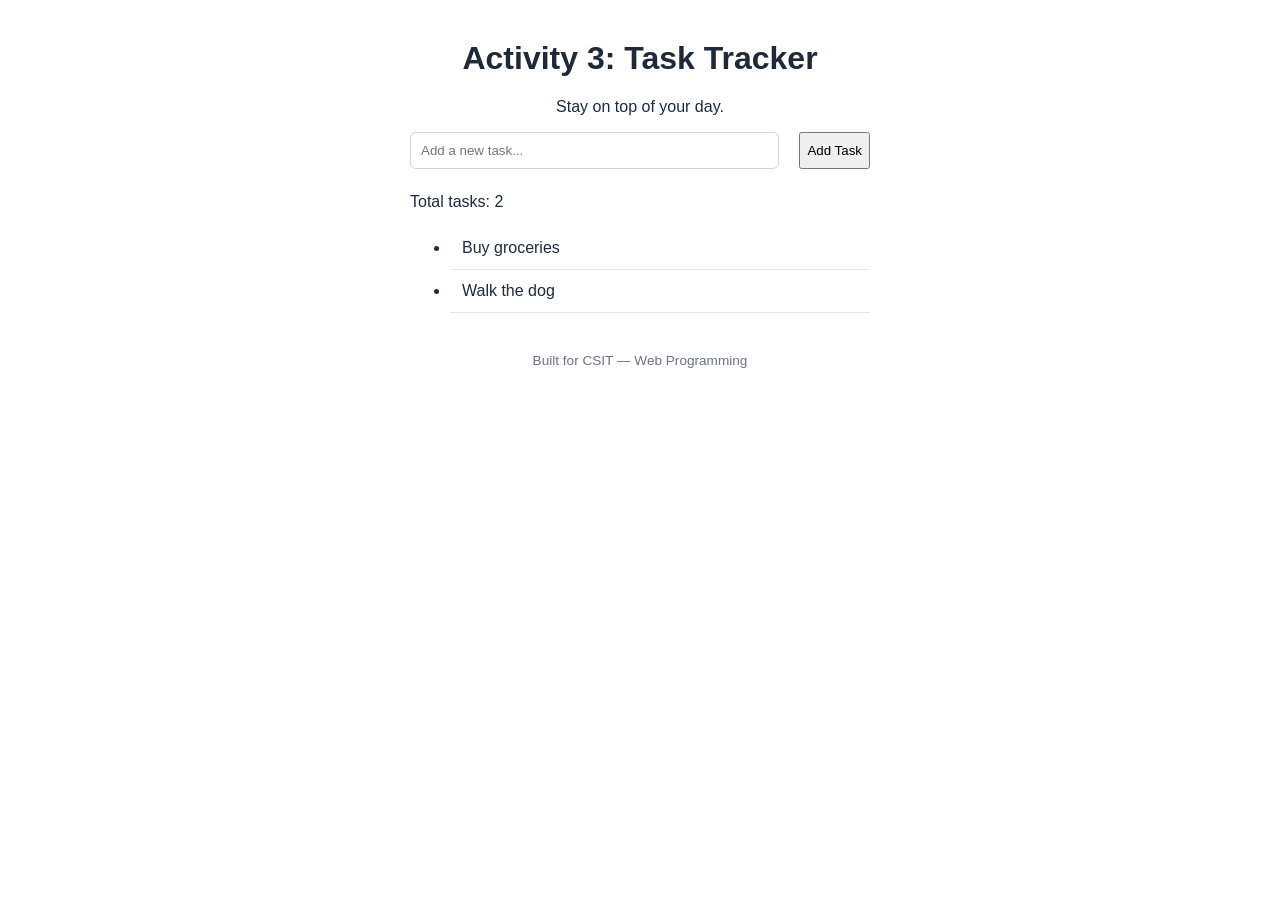
<file: Activity #3/index.html>
<!DOCTYPE html>
<html lang="en">
<head>
  <meta charset="UTF-8">
  <meta name="viewport" content="width=device-width, initial-scale=1.0">
  <title>Task Tracker</title>
  <link rel="stylesheet" href="style.css">
</head>
<body>

  <header class="headerr" style="text-align: center;">
    <h1>Activity 3: Task Tracker</h1>
    <p>Stay on top of your day.</p>
  </header>

  <main>
    <section class="task-form">
      <input type="text" id="taskInput" placeholder="Add a new task...">
      <button id="addBtn" class="btn-Primary">Add Task</button>
    </section>

    <section>
      <p>Total tasks: <span id="taskCount">2</span></p>
      <ul id="tasklist">
        <li class="task">Buy groceries</li>
        <li class="task">Walk the dog</li>
      </ul>
    </section>
  </main>

  <footer class="footer">
    <p>Built for CSIT &mdash; Web Programming</p>
  </footer>

  <script src="javascript.js"></script>
</body>
</html>
</file>
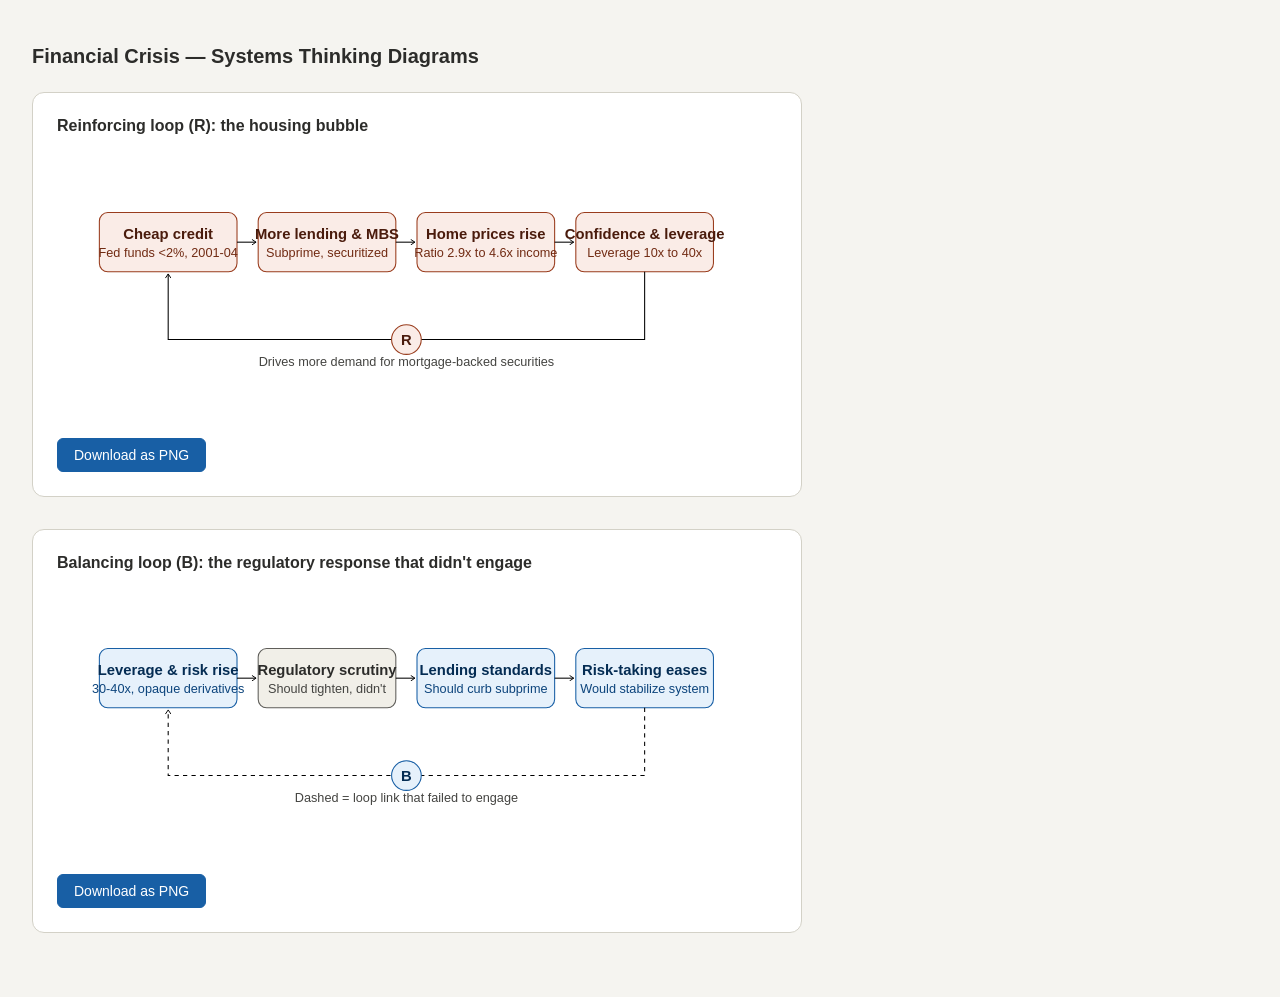
<file: Case 03.html>
<!DOCTYPE html>
<html lang="en">
<head>
<meta charset="UTF-8">
<title>Financial Crisis — Causal Loops</title>
<style>
  body { font-family: Arial, Helvetica, sans-serif; background: #f5f4f0; margin: 0; padding: 32px; color: #2c2c2a; }
  h1 { font-size: 20px; font-weight: 600; margin-bottom: 24px; }
  .card { background: #ffffff; border: 1px solid #d3d1c7; border-radius: 12px; padding: 24px; margin-bottom: 32px; max-width: 720px; }
  h2 { font-size: 16px; font-weight: 600; margin-top: 0; }
  svg { width: 100%; height: auto; display: block; background: #ffffff; }
  button { margin-top: 14px; padding: 8px 16px; font-size: 14px; border-radius: 6px; border: 1px solid #185fa5; background: #185fa5; color: #fff; cursor: pointer; }
  button:hover { background: #0c447c; }
</style>
</head>
<body>

<h1>Financial Crisis — Systems Thinking Diagrams</h1>

<div class="card">
  <h2>Reinforcing loop (R): the housing bubble</h2>
  <svg id="svg-r" viewBox="0 0 680 260" xmlns="http://www.w3.org/2000/svg">
    <defs>
      <marker id="arrow-r" viewBox="0 0 10 10" refX="8" refY="5" markerWidth="6" markerHeight="6" orient="auto-start-reverse">
        <path d="M2 1L8 5L2 9" fill="none" stroke="#000000" stroke-width="1.5" stroke-linecap="round" stroke-linejoin="round"/>
      </marker>
    </defs>

    <rect x="40" y="60" width="130" height="56" rx="8" fill="#FAECE7" stroke="#993C1D" stroke-width="1"/>
    <text x="105" y="80" text-anchor="middle" dominant-baseline="central" font-size="14" font-weight="600" fill="#4A1B0C">Cheap credit</text>
    <text x="105" y="98" text-anchor="middle" dominant-baseline="central" font-size="12" fill="#712B13">Fed funds &lt;2%, 2001-04</text>

    <rect x="190" y="60" width="130" height="56" rx="8" fill="#FAECE7" stroke="#993C1D" stroke-width="1"/>
    <text x="255" y="80" text-anchor="middle" dominant-baseline="central" font-size="14" font-weight="600" fill="#4A1B0C">More lending &amp; MBS</text>
    <text x="255" y="98" text-anchor="middle" dominant-baseline="central" font-size="12" fill="#712B13">Subprime, securitized</text>

    <rect x="340" y="60" width="130" height="56" rx="8" fill="#FAECE7" stroke="#993C1D" stroke-width="1"/>
    <text x="405" y="80" text-anchor="middle" dominant-baseline="central" font-size="14" font-weight="600" fill="#4A1B0C">Home prices rise</text>
    <text x="405" y="98" text-anchor="middle" dominant-baseline="central" font-size="12" fill="#712B13">Ratio 2.9x to 4.6x income</text>

    <rect x="490" y="60" width="130" height="56" rx="8" fill="#FAECE7" stroke="#993C1D" stroke-width="1"/>
    <text x="555" y="80" text-anchor="middle" dominant-baseline="central" font-size="14" font-weight="600" fill="#4A1B0C">Confidence &amp; leverage</text>
    <text x="555" y="98" text-anchor="middle" dominant-baseline="central" font-size="12" fill="#712B13">Leverage 10x to 40x</text>

    <line x1="170" y1="88" x2="188" y2="88" stroke="#000000" stroke-width="1" marker-end="url(#arrow-r)"/>
    <line x1="320" y1="88" x2="338" y2="88" stroke="#000000" stroke-width="1" marker-end="url(#arrow-r)"/>
    <line x1="470" y1="88" x2="488" y2="88" stroke="#000000" stroke-width="1" marker-end="url(#arrow-r)"/>

    <path d="M555 116 L555 180 L105 180 L105 118" fill="none" stroke="#000000" stroke-width="1" marker-end="url(#arrow-r)"/>
    <circle cx="330" cy="180" r="14" fill="#FAECE7" stroke="#993C1D" stroke-width="1"/>
    <text x="330" y="180" text-anchor="middle" dominant-baseline="central" font-size="14" font-weight="600" fill="#4A1B0C">R</text>
    <text x="330" y="205" text-anchor="middle" font-size="12" fill="#444441">Drives more demand for mortgage-backed securities</text>
  </svg>
  <button onclick="downloadPNG('svg-r','reinforcing_loop.png')">Download as PNG</button>
</div>

<div class="card">
  <h2>Balancing loop (B): the regulatory response that didn't engage</h2>
  <svg id="svg-b" viewBox="0 0 680 260" xmlns="http://www.w3.org/2000/svg">
    <defs>
      <marker id="arrow-b" viewBox="0 0 10 10" refX="8" refY="5" markerWidth="6" markerHeight="6" orient="auto-start-reverse">
        <path d="M2 1L8 5L2 9" fill="none" stroke="#000000" stroke-width="1.5" stroke-linecap="round" stroke-linejoin="round"/>
      </marker>
    </defs>

    <rect x="40" y="60" width="130" height="56" rx="8" fill="#E6F1FB" stroke="#185FA5" stroke-width="1"/>
    <text x="105" y="80" text-anchor="middle" dominant-baseline="central" font-size="14" font-weight="600" fill="#042C53">Leverage &amp; risk rise</text>
    <text x="105" y="98" text-anchor="middle" dominant-baseline="central" font-size="12" fill="#0C447C">30-40x, opaque derivatives</text>

    <rect x="190" y="60" width="130" height="56" rx="8" fill="#F1EFE8" stroke="#5F5E5A" stroke-width="1"/>
    <text x="255" y="80" text-anchor="middle" dominant-baseline="central" font-size="14" font-weight="600" fill="#2C2C2A">Regulatory scrutiny</text>
    <text x="255" y="98" text-anchor="middle" dominant-baseline="central" font-size="12" fill="#444441">Should tighten, didn't</text>

    <rect x="340" y="60" width="130" height="56" rx="8" fill="#E6F1FB" stroke="#185FA5" stroke-width="1"/>
    <text x="405" y="80" text-anchor="middle" dominant-baseline="central" font-size="14" font-weight="600" fill="#042C53">Lending standards</text>
    <text x="405" y="98" text-anchor="middle" dominant-baseline="central" font-size="12" fill="#0C447C">Should curb subprime</text>

    <rect x="490" y="60" width="130" height="56" rx="8" fill="#E6F1FB" stroke="#185FA5" stroke-width="1"/>
    <text x="555" y="80" text-anchor="middle" dominant-baseline="central" font-size="14" font-weight="600" fill="#042C53">Risk-taking eases</text>
    <text x="555" y="98" text-anchor="middle" dominant-baseline="central" font-size="12" fill="#0C447C">Would stabilize system</text>

    <line x1="170" y1="88" x2="188" y2="88" stroke="#000000" stroke-width="1" marker-end="url(#arrow-b)"/>
    <line x1="320" y1="88" x2="338" y2="88" stroke="#000000" stroke-width="1" marker-end="url(#arrow-b)"/>
    <line x1="470" y1="88" x2="488" y2="88" stroke="#000000" stroke-width="1" marker-end="url(#arrow-b)"/>

    <path d="M555 116 L555 180 L105 180 L105 118" fill="none" stroke="#000000" stroke-width="1" stroke-dasharray="4 4" marker-end="url(#arrow-b)"/>
    <circle cx="330" cy="180" r="14" fill="#E6F1FB" stroke="#185FA5" stroke-width="1"/>
    <text x="330" y="180" text-anchor="middle" dominant-baseline="central" font-size="14" font-weight="600" fill="#042C53">B</text>
    <text x="330" y="205" text-anchor="middle" font-size="12" fill="#444441">Dashed = loop link that failed to engage</text>
  </svg>
  <button onclick="downloadPNG('svg-b','balancing_loop.png')">Download as PNG</button>
</div>

<script>
function downloadPNG(svgId, filename) {
  const svgEl = document.getElementById(svgId);
  const serializer = new XMLSerializer();
  let svgString = serializer.serializeToString(svgEl);
  if (!svgString.match(/^<svg[^>]+xmlns="http:\/\/www\.w3\.org\/2000\/svg"/)) {
    svgString = svgString.replace('<svg', '<svg xmlns="http://www.w3.org/2000/svg"');
  }
  const svgBlob = new Blob([svgString], { type: 'image/svg+xml;charset=utf-8' });
  const url = URL.createObjectURL(svgBlob);
  const img = new Image();
  img.onload = function () {
    const scale = 2; // higher-res export
    const canvas = document.createElement('canvas');
    canvas.width = 680 * scale;
    canvas.height = 260 * scale;
    const ctx = canvas.getContext('2d');
    ctx.fillStyle = '#ffffff';
    ctx.fillRect(0, 0, canvas.width, canvas.height);
    ctx.scale(scale, scale);
    ctx.drawImage(img, 0, 0, 680, 260);
    URL.revokeObjectURL(url);
    canvas.toBlob(function (blob) {
      const link = document.createElement('a');
      link.download = filename;
      link.href = URL.createObjectURL(blob);
      link.click();
    }, 'image/png');
  };
  img.src = url;
}
</script>

</body>
</html>
</file>
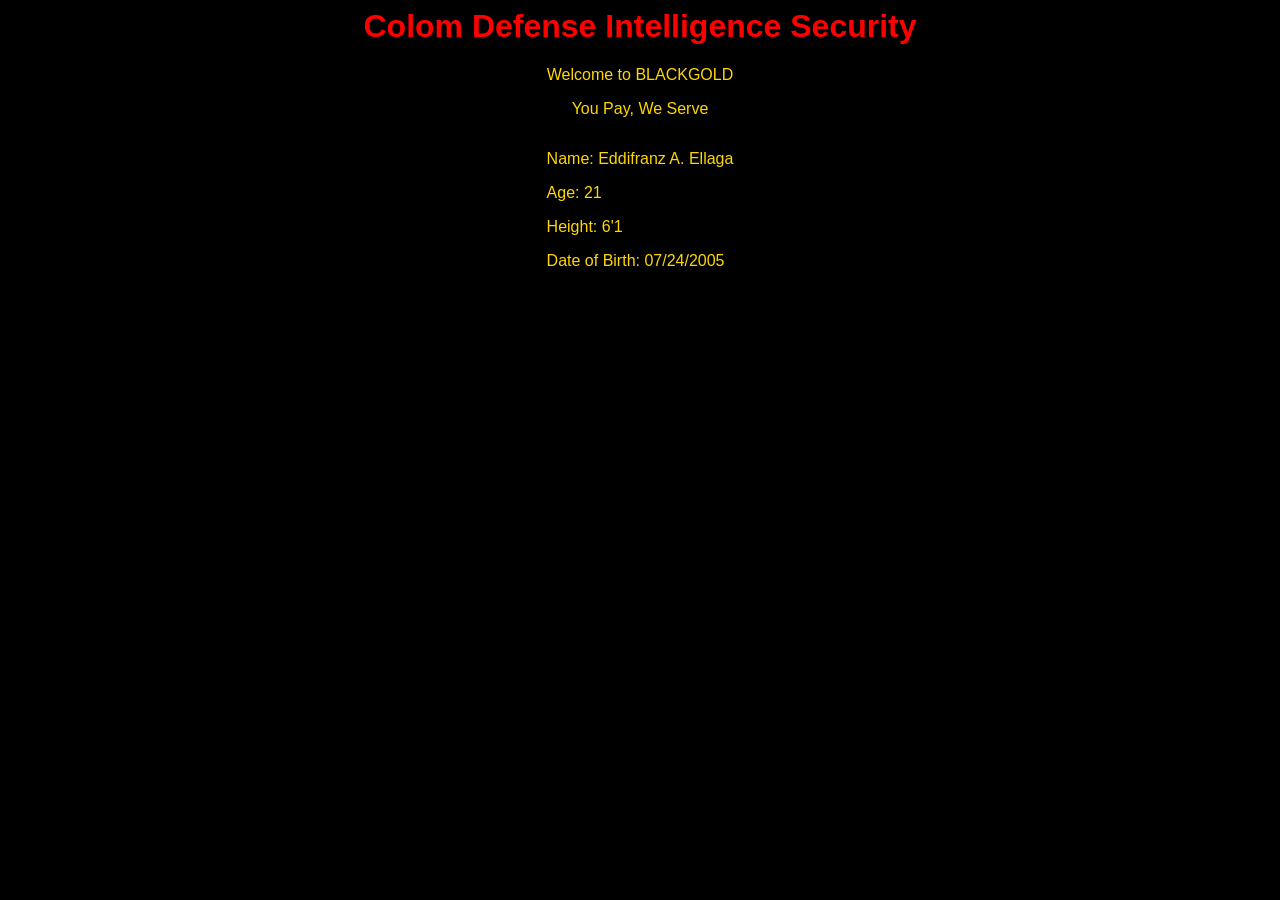
<file: Testing 2.html>
<html>
<head>
    <title>C.D.I.S</title>
    <style>
        body { background: black; 
            color: gold; 
            text-align: center; 
            font-family: Arial; }
        h1 { color: #ff0000; }
        
        
        .info { text-align: left; display: inline-block; }
    </style>
</head>
<body>
    <h1>Colom Defense Intelligence Security</h1>
    <p>Welcome to BLACKGOLD</p>
    <p>You Pay, We Serve</p>
    
    
    <div class="info">
        <p>Name: Eddifranz A. Ellaga</p>
        <p>Age: 21</p>
        <p>Height: 6'1</p>
        <p>Date of Birth: 07/24/2005</p>
    </div>
</body>
</html>
</file>
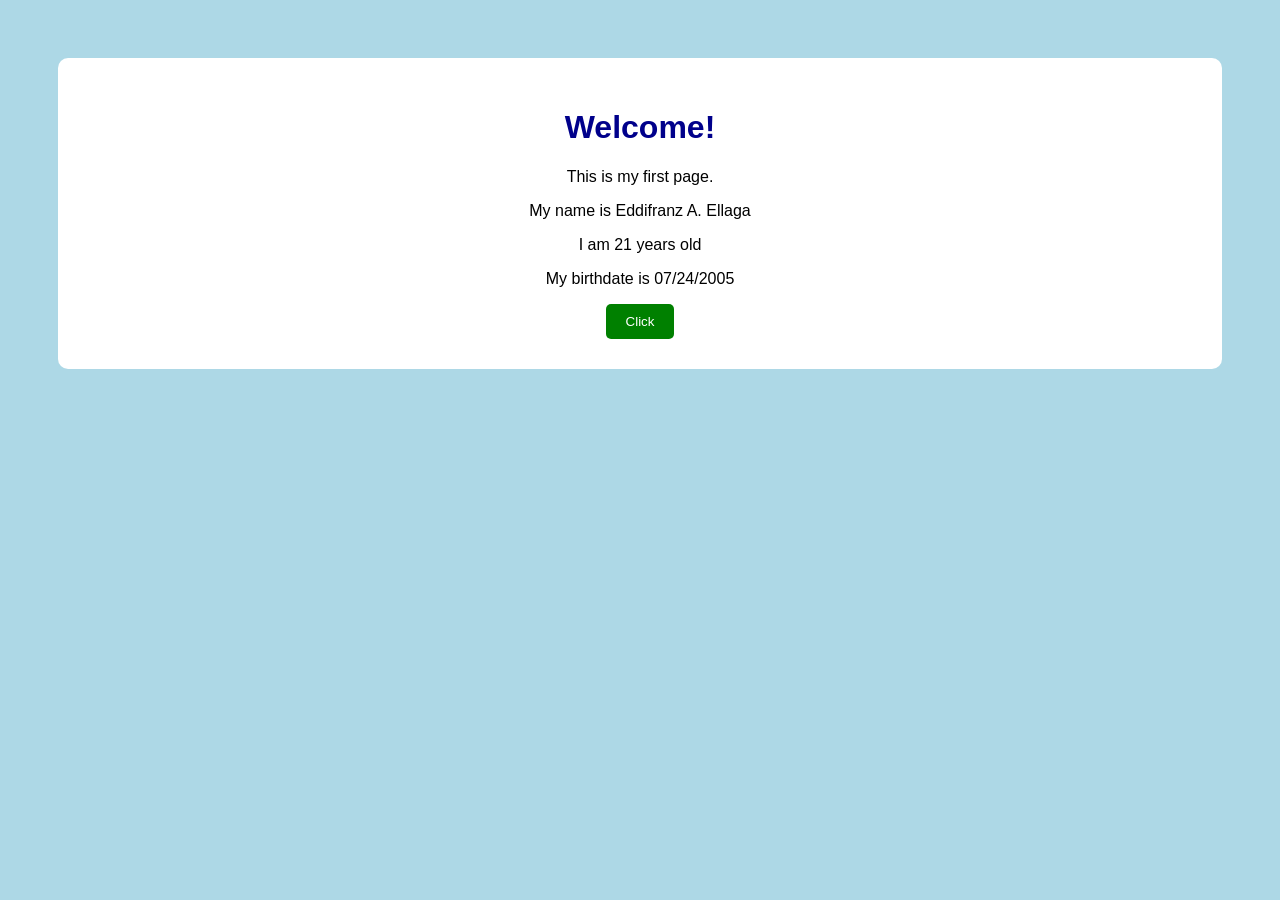
<file: testing.html>
<!DOCTYPE html>
<html>
<head>
    <title>My Page</title>
    <style>
        body {
            background: lightblue;
            font-family: Arial;
            text-align: center;
            padding: 50px;
        }
        h1 {
            color: darkblue;
        }
        .box {
            background: white;
            padding: 30px;
            border-radius: 10px;
        }
        button {
            background: green;
            color: white;
            padding: 10px 20px;
            border: none;
            border-radius: 5px;
            cursor: pointer;
        }
        button:hover {
            background: darkgreen;
        }
    </style>
</head>
<body>
    <div class="box">
        <h1>Welcome!</h1>
        <p>This is my first page.</p>
        <p>My name is Eddifranz A. Ellaga</p>
        <p>I am 21 years old</p>
        <p>My birthdate is 07/24/2005</p>
        <button onclick="alert('Hi!')">Click</button>
    </div>
</body>
</html>
</file>
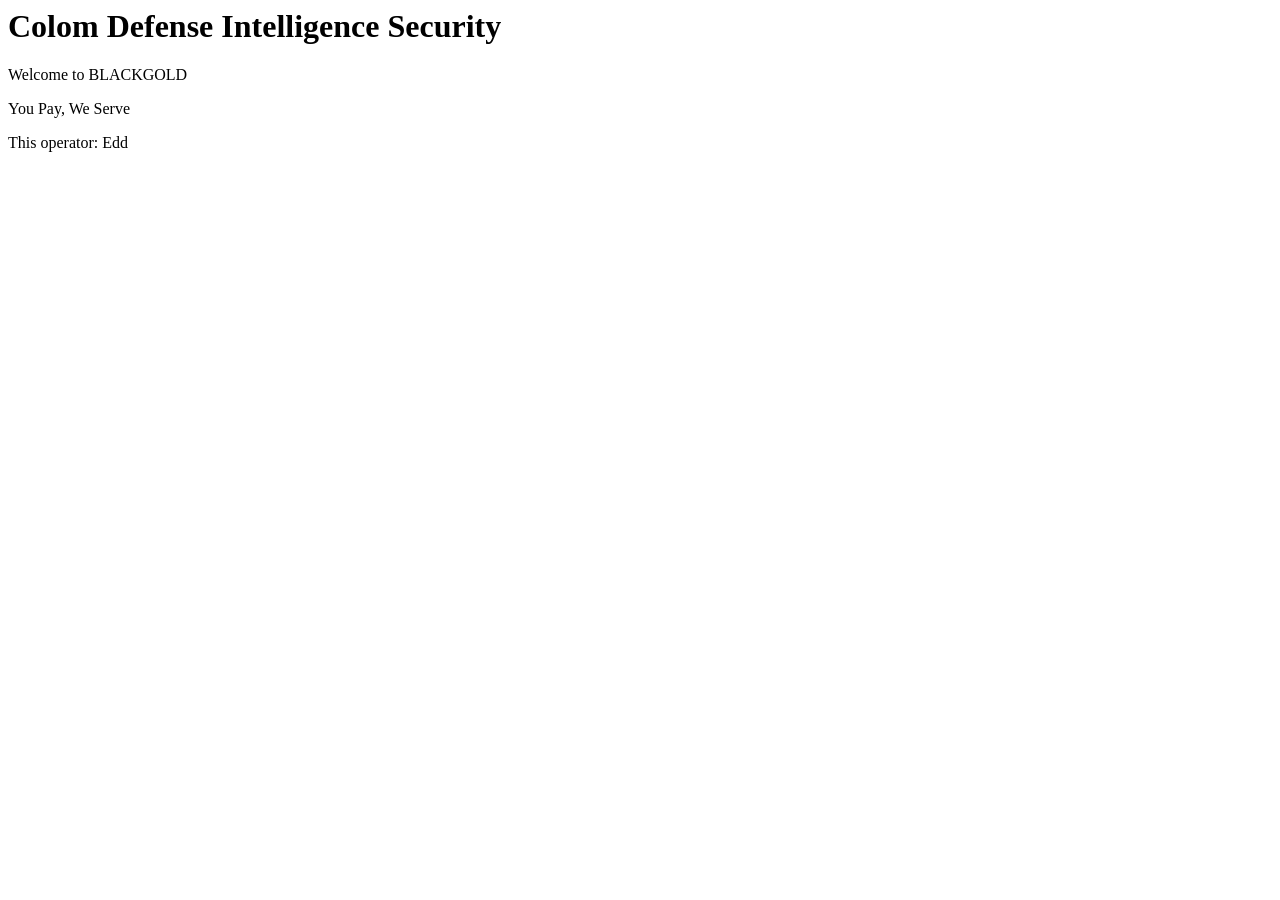
<file: TItle page.html>
<html>
<head>
    <title> C.D.I.S </title>
</head>
    <body>
        <h1> Colom Defense Intelligence Security </h1>
        <p> Welcome to BLACKGOLD </p>
        <p> You Pay, We Serve </p>
        <p> This operator: Edd </p>
    </body>
</html>
</file>
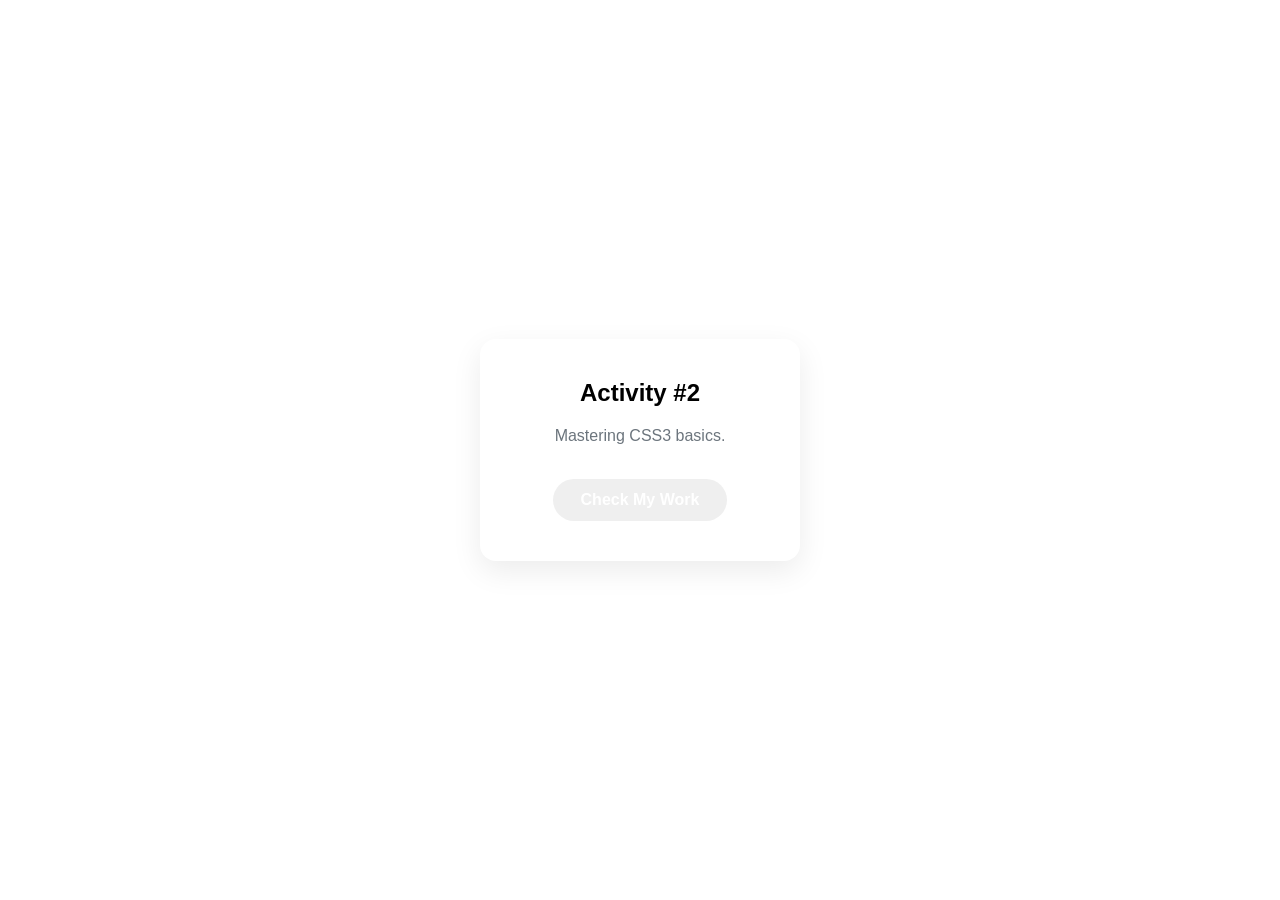
<file: Activity 2/Parrt1.html>
<!DOCTYPE html>
<html>
<head>
    <link rel="stylesheet" type="text/css" href="style.css">
</head>
<body>
    <div class="profile-card">
        <h2>Activity #2</h2>
        <p class="description">Mastering CSS3 basics.</p>
        <button class="btn-primary" onclick="verifyFixes()">Check My Work</button>
    </div>


    <div class="modal-overlay" id="successModal">
        <div class="modal-content">
            <h2>🎉 Excellent Work!</h2>
            <p>You successfully debugged the CSS and restored the design.</p>
            <button class="btn-primary" onclick="closeModal()">Close</button>
        </div>
    </div>

    <script src="script.js"></script>
</body>
</html>
</html>
</file>
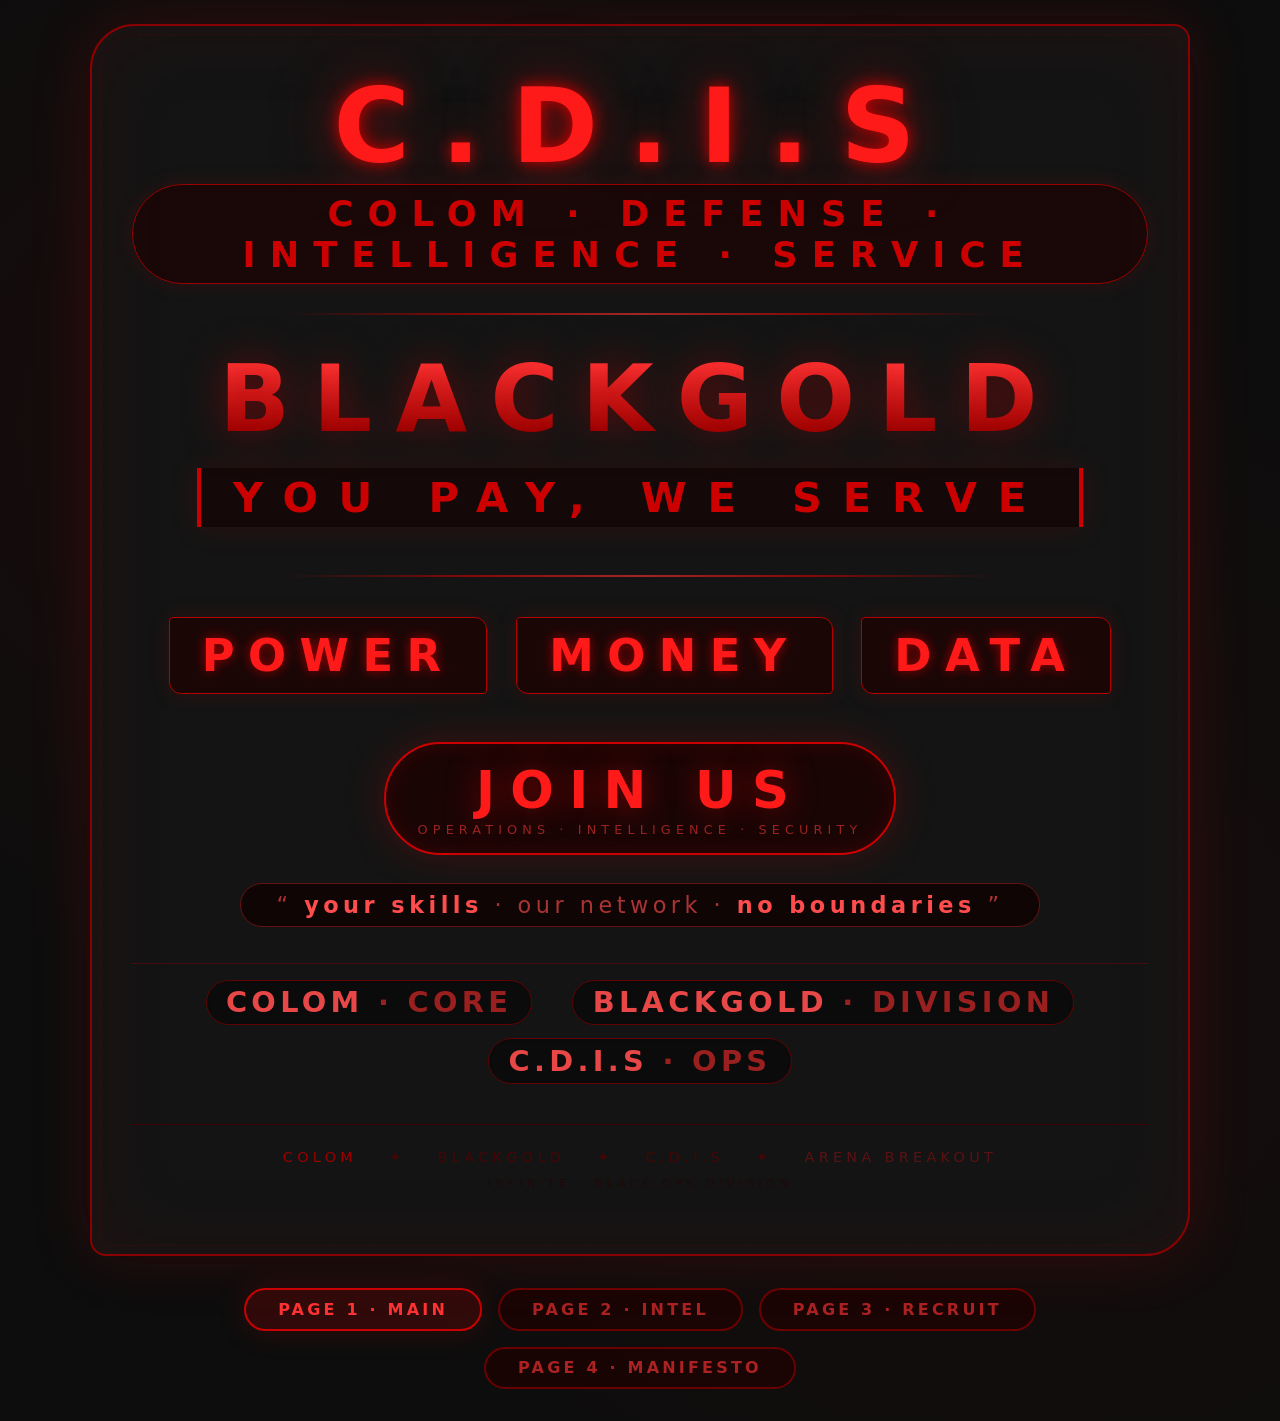
<file: C.D.I.S/C.D.I.S page.html>
<!DOCTYPE html>
<html lang="en">
<head>
  <meta charset="UTF-8">
  <meta name="viewport" content="width=device-width, initial-scale=1.0">
  <title>C.D.I.S · BLACKGOLD · COLOM</title>
  <!-- CDIS.style (CSS) -->
  <link rel="stylesheet" href="CDIS.css">
</head>
<body>
  <div class="container">

    <!-- PAGE 1: Main Faction / Recruitment -->
    <div class="faction-card active-page" id="page1">
      <h1 class="main-title">C.D.I.S</h1>
      <div class="sub-header">Colom · Defense · Intelligence · Service</div>
      <hr class="divider-line">
      <div class="brand-blackgold">BLACKGOLD</div>
      <div class="tagline">You Pay, We Serve</div>
      <hr class="divider-line">
      <div class="acronym-grid">
        <span class="acronym-item">POWER</span>
        <span class="acronym-item">MONEY</span>
        <span class="acronym-item">DATA</span>
      </div>
      <div class="recruit-box">
        <span class="main-recruit">JOIN US</span>
        <span class="recruit-sub">operations · intelligence · security</span>
      </div>
      <div class="recruit-quote">
        “  <i>your skills</i> · our network · <i>no boundaries</i>  ”
      </div>
      <div class="faction-ids">
        <span><strong>COLOM</strong> · core</span>
        <span><strong>BLACKGOLD</strong> · division</span>
        <span><strong>C.D.I.S</strong> · ops</span>
      </div>
      <div class="foot-note">
        <span class="highlight">COLOM</span>
        <span>✦</span>
        <span>BLACKGOLD</span>
        <span>✦</span>
        <span>C.D.I.S</span>
        <span>✦</span>
        <span style="color: #771111;">ARENA BREAKOUT</span>
      </div>
      <div style="margin-top: 0.8rem; font-size: 0.7rem; letter-spacing: 0.4em; color: #2a0000; text-transform: uppercase; opacity: 0.5;">
        infinite · black ops division
      </div>
    </div>

    <!-- PAGE 2: Intel Dossier -->
    <div class="faction-card" id="page2">
      <h1 class="main-title">C.D.I.S</h1>
      <div class="sub-header">Intel Dossier · Recruitment Ops</div>
      <hr class="divider-line">
      <div class="tagline">Intel · Operations · Expansion</div>
      <hr class="divider-line">

      <div class="lore-text">
        <p>
          <strong>C.D.I.S.</strong> — <span class="highlight-red">Colom Defense Intelligence Service</span> — 
          operates as the intelligence and security arm of the <strong>BLACKGOLD</strong> network. 
          We trade in three currencies: <strong>POWER</strong>, <strong>MONEY</strong>, and <strong>DATA</strong>.
          Every asset strengthens the triangle. Every ally multiplies our reach.
        </p>
      </div>

      <div class="info-grid">
        <div class="info-card">
          <h3>⚔️ Operations</h3>
          <p>Deniable operations, black-site security, and high-value asset protection across global theaters.</p>
          <span class="label">Specialization</span>
          <span class="value">Black Ops · Security</span>
        </div>
        <div class="info-card">
          <h3>🏴 Territory</h3>
          <p>Urban centers, digital battlefields, and the shadow economy where power is traded.</p>
          <span class="label">Primary Zone</span>
          <span class="value">Global · Shadow Network</span>
        </div>
        <div class="info-card">
          <h3>🤝 Allies</h3>
          <p>COLOM legacy assets, BLACKGOLD financiers, and independent operators aligned with our interests.</p>
          <span class="label">Alignment</span>
          <span class="value">COLOM · BLACKGOLD</span>
        </div>
        <div class="info-card">
          <h3>⚡ Rival</h3>
          <p>Tevilla · White Wolves — the Northern-backed faction with conflicting resource interests.</p>
          <span class="label">Primary Adversary</span>
          <span class="value">Tevilla · White Wolves</span>
        </div>
      </div>

      <div class="faction-ids">
        <span><strong>COLOM</strong> · core</span>
        <span><strong>BLACKGOLD</strong> · division</span>
        <span><strong>C.D.I.S</strong> · ops</span>
      </div>
      <div class="foot-note">
        <span class="highlight">COLOM</span>
        <span>✦</span>
        <span>BLACKGOLD</span>
        <span>✦</span>
        <span>C.D.I.S</span>
        <span>✦</span>
        <span style="color: #771111;">ARENA BREAKOUT</span>
      </div>
      <div style="margin-top: 0.6rem; font-size: 0.7rem; letter-spacing: 0.4em; color: #2a0000; text-transform: uppercase; opacity: 0.5;">
        infinite · classified intel · cdis
      </div>
    </div>

    <!-- PAGE 3: Recruitment Intel / Bolster Forces -->
    <div class="faction-card" id="page3">
      <h1 class="main-title">C.D.I.S</h1>
      <div class="sub-header">Recruitment · Bolster the Forces</div>
      <hr class="divider-line">
      <div class="tagline">Your Skills · Our Network</div>
      <hr class="divider-line">

      <div class="page-headline">Alliance Protocol</div>
      <div class="page-sub">how we recruit · what we offer</div>
      <div class="page-body">
        We don't seek soldiers — we seek <strong>operators</strong>. Allies gain access to <span class="highlight-red">BLACKGOLD</span> 
        logistics, C.D.I.S. intel networks, and <strong>protection</strong> that money can't buy elsewhere.
      </div>
      <ul class="intel-list">
        <li><strong>Requirement:</strong> proven capability · loyalty</li>
        <li><strong>Induction:</strong> vetting · oath · asset registration</li>
        <li><strong>Benefits:</strong> resource pool · safe harbour · mission priority</li>
      </ul>
      <div class="recruit-tag">🤝 join · operate · thrive</div>

      <hr class="divider-line" style="width:50%; margin:1.5rem auto;">

      <div class="page-headline" style="font-size:clamp(1.2rem,2.2vw,1.8rem);">Bolster the Forces</div>
      <div class="page-sub">immediate objectives · expansion</div>
      <div class="page-body">
        To <strong>bolster</strong> our ranks, we need <span class="highlight-red">qualified assets</span> in three areas:
        <strong>combat</strong> (ground/cyber), <strong>intel</strong> (analysis/collection), and 
        <strong>logistics</strong> (supply/infrastructure). Each new ally multiplies our reach.
      </div>
      <ul class="intel-list">
        <li><strong>Current缺口:</strong> 12 operators · 4 analysts · 3 logistics coordinators</li>
        <li><strong>Target zones:</strong> urban · digital · black market</li>
        <li><strong>Incentive:</strong> share of operation profits · legacy status</li>
      </ul>
      <div class="recruit-tag">📈 expansion · immediate</div>

      <div class="faction-ids">
        <span><strong>COLOM</strong> · core</span>
        <span><strong>BLACKGOLD</strong> · division</span>
        <span><strong>C.D.I.S</strong> · ops</span>
      </div>
      <div class="foot-note">
        <span class="highlight">COLOM</span>
        <span>✦</span>
        <span>BLACKGOLD</span>
        <span>✦</span>
        <span>C.D.I.S</span>
        <span>✦</span>
        <span style="color: #771111;">ARENA BREAKOUT</span>
      </div>
      <div style="margin-top: 0.6rem; font-size: 0.7rem; letter-spacing: 0.4em; color: #2a0000; text-transform: uppercase; opacity: 0.5;">
        infinite · recruitment · cdis
      </div>
    </div>

    <!-- PAGE 4: Manifesto / Recruitment Enticement -->
    <div class="faction-card" id="page4">
      <h1 class="main-title">C.D.I.S</h1>
      <div class="sub-header">Manifesto · Why Join Us</div>
      <hr class="divider-line">
      <div class="tagline">Beyond the Battlefield</div>
      <hr class="divider-line">

      <div class="lore-text">
        <p>
          <strong>You are not just a soldier.</strong> You are an <span class="highlight-red">operator</span>. 
          A <strong>strategist</strong>. A <strong>survivor</strong>. 
          C.D.I.S. doesn't offer you a job — we offer you a <strong>legacy</strong>. 
          The BLACKGOLD network protects its own. <i>Always.</i>
        </p>
      </div>

      <div class="propaganda-grid">
        <div class="propaganda-card">
          <span class="icon">💰</span>
          <h3>Financial Freedom</h3>
          <p>
            Access to <span class="highlight-red">BLACKGOLD</span> funds, 
            operation shares, and retirement packages that rival corporate executives. 
            <strong>You earn what you're worth.</strong>
          </p>
        </div>
        <div class="propaganda-card">
          <span class="icon">🔒</span>
          <h3>Total Protection</h3>
          <p>
            Our network provides <span class="highlight-red">safe houses</span>, 
            legal cover, and extraction protocols. When you're in, 
            <strong>we never leave you behind.</strong>
          </p>
        </div>
        <div class="propaganda-card">
          <span class="icon">🌍</span>
          <h3>Global Reach</h3>
          <p>
            Operate in <span class="highlight-red">any theater</span> — urban, digital, or wilderness. 
            C.D.I.S. has assets on every continent. 
            <strong>The world is your battlefield.</strong>
          </p>
        </div>
        <div class="propaganda-card">
          <span class="icon">🧠</span>
          <h3>Knowledge is Power</h3>
          <p>
            Access to <span class="highlight-red">classified intel</span>, 
            advanced training, and the collective experience of COLOM veterans. 
            <strong>We make you better.</strong>
          </p>
        </div>
      </div>

      <div class="propaganda-benefits">
        <span><strong>✅</strong> No Questions Asked</span>
        <span><strong>✅</strong> Black Funds Access</span>
        <span><strong>✅</strong> Global Safe Houses</span>
        <span><strong>✅</strong> Legacy Status</span>
        <span><strong>✅</strong> Elite Network</span>
      </div>

      <div class="propaganda-cta">
        <span class="cta-main">THE NETWORK CALLS</span>
        <span class="cta-sub">
          <i>your skills</i> · our resources · <i>no boundaries</i>
        </span>
        <span class="cta-sub" style="font-size:0.7rem; letter-spacing:0.3em; color:#661111; margin-top:0.5rem;">
          — this is not a request. this is an opportunity. —
        </span>
      </div>

      <div class="faction-ids">
        <span><strong>COLOM</strong> · core</span>
        <span><strong>BLACKGOLD</strong> · division</span>
        <span><strong>C.D.I.S</strong> · ops</span>
      </div>
      <div class="foot-note">
        <span class="highlight">COLOM</span>
        <span>✦</span>
        <span>BLACKGOLD</span>
        <span>✦</span>
        <span>C.D.I.S</span>
        <span>✦</span>
        <span style="color: #771111;">ARENA BREAKOUT</span>
      </div>
      <div style="margin-top: 0.6rem; font-size: 0.7rem; letter-spacing: 0.4em; color: #2a0000; text-transform: uppercase; opacity: 0.5;">
        infinite · manifesto · join the network
      </div>
    </div>

    <!-- Page Navigation -->
    <div class="page-indicator">
      <button class="page-btn active" data-page="1">Page 1 · Main</button>
      <button class="page-btn" data-page="2">Page 2 · Intel</button>
      <button class="page-btn" data-page="3">Page 3 · Recruit</button>
      <button class="page-btn" data-page="4">Page 4 · Manifesto</button>
    </div>

  </div>

  <!-- CDIS.script (JavaScript) -->
  <script src="CDIS.js"></script>
</body>
</html>
</file>
<file: Activity #3/style.css>
* {
  box-sizing: border-box;
  font-family: Arial, sans-serif;
}

body {
  max-width: 500px;
  margin: 40px auto;
  padding: 0 20px;
  color: #1f2937;
}

.header {
  text-align: center;
  margin-bottom: 24px;
}

.task-form {
  display: flex;
  gap: 20px;
  margin-bottom: 24px;
}

.task-form input {
  flex: 1;
  padding: 10px;
  border: 1px solid #d1d5db;
  border-radius: 6px;
}

.btn-primary {
  background-color: #007bff; 
  color: white;
  border: 1px solid #d1d5db;
  border-radius: 6px;
  padding: 12px 28px;
  font-size: 16px;
  font-weight: 500;
  cursor: pointer;
  transition: background-color 0.3s ease, transform 0.2s ease, box-shadow 0.2s ease;
}

.btn-primary:hover {
  background-color: #0056b3;
  transform: scale(1.05);
  box-shadow: 0 6px 15px rgba(30, 144, 255, 0.3);
}

#taskList {
  list-style: none;
  padding: 0;
}

.task {
  padding: 12px;
  border-bottom: 1px solid #e5e7eb;
  transition: background-color 0.3s ease;
}

.task:hover {
  background-color: #f3f4f6;
}

.footer {
  margin-top: 40px;
  text-align: center;
  font-size: 0.85em;
  color: #6b7280;
}
</file>
<file: Activity 2/style.css>
:root {
  --primary-color: #1e90ff; 
  --primary-hover: #0073e6;
  --text-main: #2b2b2b;
  --text-muted: #6c757d;
  --card-bg: #ffffff;
  --page-bg: #f8f9fa;
}

* {
  box-sizing: border-box;
  font-family: 'Segoe UI', Tahoma, Geneva, Verdana, sans-serif;
}

body {
  background-color: var(-page-bg);
  display: flex;
  justify-content: center;
  align-items: center;
  min-height: 100vh;
  margin: 0;
}

.profile-card {
  width: 320px;
  padding: 40px 30px;
  background-color: var(-card-bg);
  border-radius: 16px;
  box-shadow: 0 10px 30px rgba(0, 0, 0, 0.08);
  text-align: center; 
  transition: transform 0.3s ease, box-shadow 0.3s ease; 
}

.profile-card:hover {
  transform: translateY(-5px);
  box-shadow: 0 15px 35px rgba(0, 0, 0, 0.12);
}

h2 {
  color: var(-text-main);
  margin-top: 0;
  margin-bottom: 8px;
  font-size: 1.5rem;
}

.description {
  font-size: 1rem;
  color: var(--text-muted);
  margin-bottom: 30px;
  line-height: 1.6;
}

.btn-primary {
  background-color: var(-primary-color);
  color: white;
  border: none;
  border-radius: 30px;
  padding: 12px 28px;
  font-size: 1rem;
  font-weight: 600;
  cursor: pointer;
  transition: background-color 0.3s ease, transform 0.2s ease, box-shadow 0.2s ease;
}


.btn-primary:hover {
  background-color: var(-primary-hover);
  transform: scale(1.05); 
  box-shadow: 0 6px 15px rgba(30, 144, 255, 0.3);
}

.btn-check {
  position: fixed;
  bottom: 20px;
  right: 20px;
  background-color: #2b2b2b;
  color: white;
  border: none;
  border-radius: 8px;
  padding: 10px 20px;
  cursor: pointer;
  box-shadow: 0 4px 10px rgba(0,0,0,0.2);
}

.modal-overlay {
  position: fixed;
  top: 0;
  left: 0;
  width: 100%;
  height: 100%;
  background: rgba(0, 0, 0, 0.6);
  display: flex;
  justify-content: center;
  align-items: center;
  
  opacity: 0;
  visibility: hidden;
  transition: opacity 0.3s ease, visibility 0.3s ease;
}

.modal-content {
  background: var(--card-bg, #ffffff);
  padding: 40px;
  border-radius: 16px;
  text-align: center;
  box-shadow: 0 15px 35px rgba(0, 0, 0, 0.2);
  
  transform: scale(0.7);
  
  transition: transform 0.4s cubic-bezier(0.175, 0.885, 0.32, 1.275); 
}

.modal-overlay.show {
  opacity: 1;
  visibility: visible;
}

.modal-overlay.show .modal-content {
  transform: scale(1);
}
</file>
<file: C.D.I.S/CDIS.css>
/* CDIS.style */
* {
  margin: 0;
  padding: 0;
  box-sizing: border-box;
}

body {
  background-color: #0d0d0d;
  background-image: 
    radial-gradient(circle at 20% 30%, rgba(180, 0, 0, 0.08) 0%, transparent 40%),
    radial-gradient(circle at 80% 70%, rgba(200, 0, 0, 0.05) 0%, transparent 50%);
  min-height: 100vh;
  display: flex;
  align-items: center;
  justify-content: center;
  font-family: 'Segoe UI', 'Arial Black', system-ui, sans-serif;
  padding: 1.5rem;
  margin: 0;
}

.container {
  max-width: 1100px;
  width: 100%;
  display: flex;
  flex-direction: column;
  gap: 1.5rem;
}

.faction-card {
  width: 100%;
  background: #141414;
  border: 2px solid #8b0000;
  border-radius: 2.8rem 1rem 2.8rem 1rem;
  padding: 3rem 2.5rem 4rem;
  box-shadow: 
    0 0 60px rgba(180, 0, 0, 0.2),
    inset 0 0 80px rgba(100, 0, 0, 0.15);
  position: relative;
  text-align: center;
  display: none;
  animation: fadeIn 0.4s ease;
}

.faction-card.active-page {
  display: block;
}

@keyframes fadeIn {
  from {
    opacity: 0;
    transform: translateY(10px);
  }
  to {
    opacity: 1;
    transform: translateY(0);
  }
}

.faction-card::before {
  content: '';
  position: absolute;
  top: 8px;
  left: 8px;
  right: 8px;
  bottom: 8px;
  border: 1px dashed rgba(200, 0, 0, 0.15);
  border-radius: 2.4rem 0.6rem 2.4rem 0.6rem;
  pointer-events: none;
}

.main-title {
  font-size: clamp(3.8rem, 18vw, 6.5rem);
  font-weight: 900;
  letter-spacing: 0.3em;
  text-transform: uppercase;
  color: #ff1a1a;
  text-shadow: 
    0 0 15px #cc0000,
    0 0 40px rgba(200, 0, 0, 0.5),
    0 0 80px rgba(160, 0, 0, 0.3);
  line-height: 1;
  margin-bottom: 0.2rem;
  word-break: break-word;
}

.sub-header {
  font-size: clamp(1.2rem, 4vw, 2.2rem);
  font-weight: 600;
  letter-spacing: 0.4em;
  color: #cc0000;
  background: rgba(30, 0, 0, 0.6);
  display: inline-block;
  padding: 0.5rem 2.2rem;
  border: 1px solid #990000;
  border-radius: 50px;
  backdrop-filter: blur(2px);
  margin-top: 0.2rem;
  text-transform: uppercase;
  box-shadow: 0 0 20px rgba(200, 0, 0, 0.15);
}

.divider-line {
  border: 0;
  height: 2px;
  background: linear-gradient(90deg, transparent, #cc0000, #ff3333, #cc0000, transparent);
  width: 70%;
  margin: 1.8rem auto;
  opacity: 0.6;
}

.brand-blackgold {
  font-size: clamp(3.5rem, 12vw, 5.8rem);
  font-weight: 900;
  letter-spacing: 0.25em;
  color: #ff1a1a;
  text-shadow: 0 0 30px rgba(200, 0, 0, 0.5);
  background: linear-gradient(180deg, #ff3333 20%, #990000 80%);
  -webkit-background-clip: text;
  background-clip: text;
  color: transparent;
  text-shadow: 0 0 40px rgba(180, 0, 0, 0.5);
  margin-top: 0.5rem;
  line-height: 1.2;
  position: relative;
}

.tagline {
  font-size: clamp(1.4rem, 4vw, 2.6rem);
  font-weight: 700;
  letter-spacing: 0.5em;
  color: #cc0000;
  background: rgba(20, 0, 0, 0.6);
  display: inline-block;
  padding: 0.3rem 2rem;
  border-left: 4px solid #cc0000;
  border-right: 4px solid #cc0000;
  margin: 0.8rem 0 1.2rem;
  text-transform: uppercase;
  backdrop-filter: blur(3px);
  border-radius: 0px;
  box-shadow: 0 0 30px rgba(200, 0, 0, 0.15);
}

.acronym-grid {
  display: flex;
  flex-wrap: wrap;
  justify-content: center;
  gap: 1.2rem 1.8rem;
  margin: 2.5rem 0 1rem;
}

.acronym-item {
  font-size: clamp(1.6rem, 5vw, 2.8rem);
  font-weight: 800;
  letter-spacing: 0.3em;
  color: #ff1a1a;
  background: rgba(30, 0, 0, 0.7);
  padding: 0.7rem 2rem;
  border: 1px solid #b30000;
  border-radius: 4px 12px 4px 12px;
  backdrop-filter: blur(2px);
  box-shadow: 0 0 20px rgba(160, 0, 0, 0.2);
  text-shadow: 0 0 12px #a00000;
  transition: all 0.2s;
  flex: 0 1 auto;
}

.acronym-item:hover {
  background: rgba(80, 0, 0, 0.6);
  border-color: #ff4d4d;
  box-shadow: 0 0 40px #aa0000;
  transform: scale(1.02);
}

.recruit-box {
  margin-top: 2rem;
  background: #1a0505;
  border: 2px solid #cc0000;
  padding: 1rem 2rem;
  border-radius: 60px;
  display: inline-block;
  box-shadow: 0 0 40px rgba(200, 0, 0, 0.25), inset 0 0 20px rgba(180, 0, 0, 0.2);
  transition: all 0.3s;
  cursor: default;
  max-width: 95%;
}

.recruit-box:hover {
  background: #2a0808;
  border-color: #ff3333;
  box-shadow: 0 0 60px #aa0000, inset 0 0 30px #aa0000;
  transform: scale(1.02);
}

.recruit-box .main-recruit {
  font-size: clamp(1.6rem, 5vw, 3.2rem);
  font-weight: 900;
  color: #ff1a1a;
  text-shadow: 0 0 30px rgba(200, 0, 0, 0.6);
  letter-spacing: 0.3em;
  text-transform: uppercase;
}

.recruit-box .recruit-sub {
  display: block;
  font-size: 0.8rem;
  letter-spacing: 0.4em;
  color: #992222;
  margin-top: 0.1rem;
  font-weight: 400;
  text-transform: uppercase;
}

.recruit-quote {
  margin-top: 1.8rem;
  font-size: clamp(1rem, 2.2vw, 1.4rem);
  letter-spacing: 0.2em;
  color: #aa3333;
  border: 1px solid #661111;
  display: inline-block;
  padding: 0.5rem 2.2rem;
  border-radius: 40px;
  background: #0f0505;
  max-width: 90%;
  transition: all 0.2s;
}

.recruit-quote:hover {
  border-color: #990000;
  background: #1a0808;
}

.recruit-quote i {
  font-style: normal;
  color: #ff4d4d;
  font-weight: 700;
}

.faction-ids {
  display: flex;
  flex-wrap: wrap;
  justify-content: center;
  gap: 0.8rem 2.5rem;
  margin: 2.2rem 0 0.5rem;
  padding-top: 1rem;
  border-top: 1px solid rgba(180, 0, 0, 0.3);
}

.faction-ids span {
  font-size: clamp(1.1rem, 2.5vw, 1.8rem);
  font-weight: 600;
  letter-spacing: 0.15em;
  color: #aa2222;
  background: rgba(0, 0, 0, 0.5);
  padding: 0.3rem 1.2rem;
  border-radius: 30px;
  border: 1px solid #6b0000;
  backdrop-filter: blur(2px);
  text-transform: uppercase;
  opacity: 0.9;
}

.faction-ids span strong {
  color: #ff4d4d;
  font-weight: 900;
}

.foot-note {
  margin-top: 2.5rem;
  font-size: 0.9rem;
  letter-spacing: 0.3em;
  color: #5a0000;
  border-top: 1px solid #3a0000;
  padding-top: 1.5rem;
  text-transform: uppercase;
  display: flex;
  justify-content: center;
  gap: 2rem;
  flex-wrap: wrap;
  font-weight: 400;
}

.foot-note span {
  opacity: 0.7;
}

.foot-note .highlight {
  color: #990000;
  opacity: 1;
}

/* ===== PAGE 2: Intel Dossier ===== */
.info-grid {
  display: grid;
  grid-template-columns: repeat(auto-fit, minmax(200px, 1fr));
  gap: 1.5rem;
  margin: 2rem 0;
  text-align: left;
}

.info-card {
  background: rgba(20, 0, 0, 0.5);
  border: 1px solid #3a0a0a;
  border-radius: 1rem;
  padding: 1.5rem;
  transition: all 0.3s;
}

.info-card:hover {
  background: rgba(30, 0, 0, 0.5);
  border-color: #660000;
  transform: translateY(-3px);
  box-shadow: 0 10px 30px rgba(160, 0, 0, 0.1);
}

.info-card h3 {
  color: #ff1a1a;
  font-size: 1.2rem;
  letter-spacing: 0.15em;
  text-transform: uppercase;
  margin-bottom: 0.8rem;
  border-bottom: 1px solid #3a0a0a;
  padding-bottom: 0.5rem;
}

.info-card p {
  color: #bb8888;
  font-size: 0.95rem;
  line-height: 1.6;
  font-weight: 400;
  letter-spacing: 0.05em;
}

.info-card .label {
  color: #aa4444;
  font-weight: 600;
  font-size: 0.8rem;
  letter-spacing: 0.1em;
  text-transform: uppercase;
  display: block;
  margin-top: 0.8rem;
}

.info-card .value {
  color: #ff4d4d;
  font-weight: 700;
  font-size: 1.1rem;
  display: block;
}

.lore-text {
  background: rgba(20, 0, 0, 0.4);
  border-left: 3px solid #660000;
  padding: 1.5rem 2rem;
  margin: 1.5rem 0;
  border-radius: 0 1rem 1rem 0;
  text-align: left;
}

.lore-text p {
  color: #bb8888;
  font-size: 1rem;
  line-height: 1.8;
  letter-spacing: 0.05em;
  font-weight: 400;
}

.lore-text strong {
  color: #ff4d4d;
}

.lore-text .highlight-red {
  color: #ff3333;
  font-weight: 600;
}

/* ===== PAGE 3: Recruitment Intel ===== */
.intel-list {
  list-style: none;
  margin: 1rem 0 0.5rem;
  padding: 0;
  text-align: left;
  max-width: 700px;
  margin-left: auto;
  margin-right: auto;
}

.intel-list li {
  padding: 0.5rem 0 0.5rem 1.8rem;
  position: relative;
  color: #bb8888;
  font-size: 0.95rem;
  border-bottom: 1px solid #1a0a0a;
}

.intel-list li::before {
  content: '◆';
  color: #990000;
  position: absolute;
  left: 0;
  font-size: 0.7rem;
  top: 0.7rem;
}

.intel-list li strong {
  color: #ff4d4d;
}

.recruit-tag {
  display: inline-block;
  background: #1a0505;
  border: 1px solid #660000;
  padding: 0.2rem 1.2rem;
  border-radius: 30px;
  font-size: 0.7rem;
  letter-spacing: 0.2em;
  color: #aa3333;
  margin-top: 0.6rem;
  text-transform: uppercase;
}

.page-sub {
  font-size: 0.9rem;
  color: #bb6666;
  letter-spacing: 0.1em;
  margin-bottom: 1rem;
  font-weight: 400;
  border-left: 3px solid #660000;
  padding-left: 0.8rem;
}

.page-body {
  font-size: clamp(0.95rem, 1.3vw, 1.1rem);
  line-height: 1.8;
  color: #bb8888;
  margin-bottom: 0.5rem;
  text-align: left;
  max-width: 700px;
  margin-left: auto;
  margin-right: auto;
}

.page-body strong {
  color: #ff4d4d;
  font-weight: 600;
}

.page-body .highlight-red {
  color: #ff3333;
  font-weight: 600;
}

.page-headline {
  font-size: clamp(1.5rem, 3vw, 2.4rem);
  font-weight: 700;
  color: #ff1a1a;
  letter-spacing: 0.05em;
  margin-bottom: 0.3rem;
  text-shadow: 0 0 15px rgba(200, 0, 0, 0.2);
}

.page-number-badge {
  font-size: 0.7rem;
  letter-spacing: 0.2em;
  color: #552222;
  border-bottom: 1px solid #2a0a0a;
  padding-bottom: 0.4rem;
  margin-bottom: 1rem;
  display: flex;
  justify-content: space-between;
  text-transform: uppercase;
  max-width: 700px;
  margin-left: auto;
  margin-right: auto;
}

.page-number-badge .badge {
  color: #aa3333;
  font-weight: 700;
}

/* ===== PAGE 4: Manifesto ===== */
.propaganda-grid {
  display: grid;
  grid-template-columns: repeat(auto-fit, minmax(220px, 1fr));
  gap: 1.8rem;
  margin: 2rem 0;
}

.propaganda-card {
  background: rgba(20, 0, 0, 0.6);
  border: 1px solid #4a0a0a;
  border-radius: 1.2rem;
  padding: 2rem 1.5rem;
  transition: all 0.3s;
  position: relative;
  overflow: hidden;
}

.propaganda-card::before {
  content: '';
  position: absolute;
  top: -50%;
  left: -50%;
  width: 200%;
  height: 200%;
  background: radial-gradient(circle at center, rgba(180, 0, 0, 0.03) 0%, transparent 70%);
  pointer-events: none;
}

.propaganda-card:hover {
  background: rgba(40, 0, 0, 0.6);
  border-color: #990000;
  transform: translateY(-5px);
  box-shadow: 0 15px 40px rgba(160, 0, 0, 0.15);
}

.propaganda-card .icon {
  font-size: 3rem;
  display: block;
  margin-bottom: 0.8rem;
}

.propaganda-card h3 {
  color: #ff1a1a;
  font-size: 1.3rem;
  letter-spacing: 0.15em;
  text-transform: uppercase;
  margin-bottom: 0.6rem;
}

.propaganda-card p {
  color: #bb8888;
  font-size: 0.95rem;
  line-height: 1.7;
  letter-spacing: 0.05em;
}

.propaganda-card .highlight-red {
  color: #ff3333;
  font-weight: 600;
}

.propaganda-cta {
  margin-top: 2.5rem;
  background: #1a0505;
  border: 2px solid #cc0000;
  padding: 1.5rem 2.5rem;
  border-radius: 60px;
  display: inline-block;
  box-shadow: 0 0 50px rgba(200, 0, 0, 0.2), inset 0 0 30px rgba(180, 0, 0, 0.1);
  transition: all 0.3s;
  cursor: default;
}

.propaganda-cta:hover {
  background: #2a0808;
  border-color: #ff3333;
  box-shadow: 0 0 80px #aa0000, inset 0 0 40px #aa0000;
  transform: scale(1.02);
}

.propaganda-cta .cta-main {
  font-size: clamp(2rem, 5vw, 3.5rem);
  font-weight: 900;
  color: #ff1a1a;
  text-shadow: 0 0 40px rgba(200, 0, 0, 0.5);
  letter-spacing: 0.3em;
  text-transform: uppercase;
}

.propaganda-cta .cta-sub {
  display: block;
  font-size: 0.9rem;
  letter-spacing: 0.5em;
  color: #992222;
  margin-top: 0.3rem;
  font-weight: 400;
  text-transform: uppercase;
}

.propaganda-cta .cta-sub i {
  color: #ff4d4d;
  font-style: normal;
}

.propaganda-benefits {
  display: flex;
  flex-wrap: wrap;
  justify-content: center;
  gap: 1rem 2.5rem;
  margin: 1.5rem 0;
}

.propaganda-benefits span {
  color: #aa3333;
  font-size: 0.9rem;
  letter-spacing: 0.15em;
  font-weight: 600;
  text-transform: uppercase;
}

.propaganda-benefits span strong {
  color: #ff4d4d;
}

/* Page Navigation - Bottom */
.page-indicator {
  display: flex;
  justify-content: center;
  gap: 1rem;
  padding: 0.5rem 0;
  flex-wrap: wrap;
}

.page-btn {
  background: rgba(30, 0, 0, 0.7);
  border: 2px solid #6b0000;
  color: #aa2222;
  padding: 0.6rem 2rem;
  border-radius: 50px;
  font-size: 1rem;
  font-weight: 700;
  letter-spacing: 0.2em;
  text-transform: uppercase;
  cursor: pointer;
  transition: all 0.3s;
  font-family: inherit;
}

.page-btn:hover {
  background: rgba(50, 0, 0, 0.8);
  border-color: #cc0000;
  color: #ff3333;
  box-shadow: 0 0 30px rgba(200, 0, 0, 0.15);
  transform: scale(1.02);
}

.page-btn.active {
  background: rgba(150, 0, 0, 0.25);
  border-color: #cc0000;
  color: #ff3333;
  box-shadow: 0 0 30px rgba(200, 0, 0, 0.2);
}

@media (max-width: 600px) {
  .faction-card {
    padding: 2rem 1.2rem;
    border-radius: 2rem 0.5rem 2rem 0.5rem;
  }
  .acronym-item {
    padding: 0.5rem 1.2rem;
  }
  .sub-header {
    letter-spacing: 0.2em;
    padding: 0.3rem 1rem;
  }
  .divider-line {
    width: 90%;
  }
  .faction-ids span {
    padding: 0.2rem 0.8rem;
  }
  .recruit-box {
    padding: 0.5rem 1.2rem;
  }
  .info-grid {
    grid-template-columns: 1fr;
  }
  .propaganda-grid {
    grid-template-columns: 1fr;
  }
  .page-btn {
    padding: 0.4rem 1.2rem;
    font-size: 0.8rem;
  }
  .page-indicator {
    gap: 0.5rem;
  }
  .propaganda-cta {
    padding: 1rem 1.5rem;
  }
}
</file>
